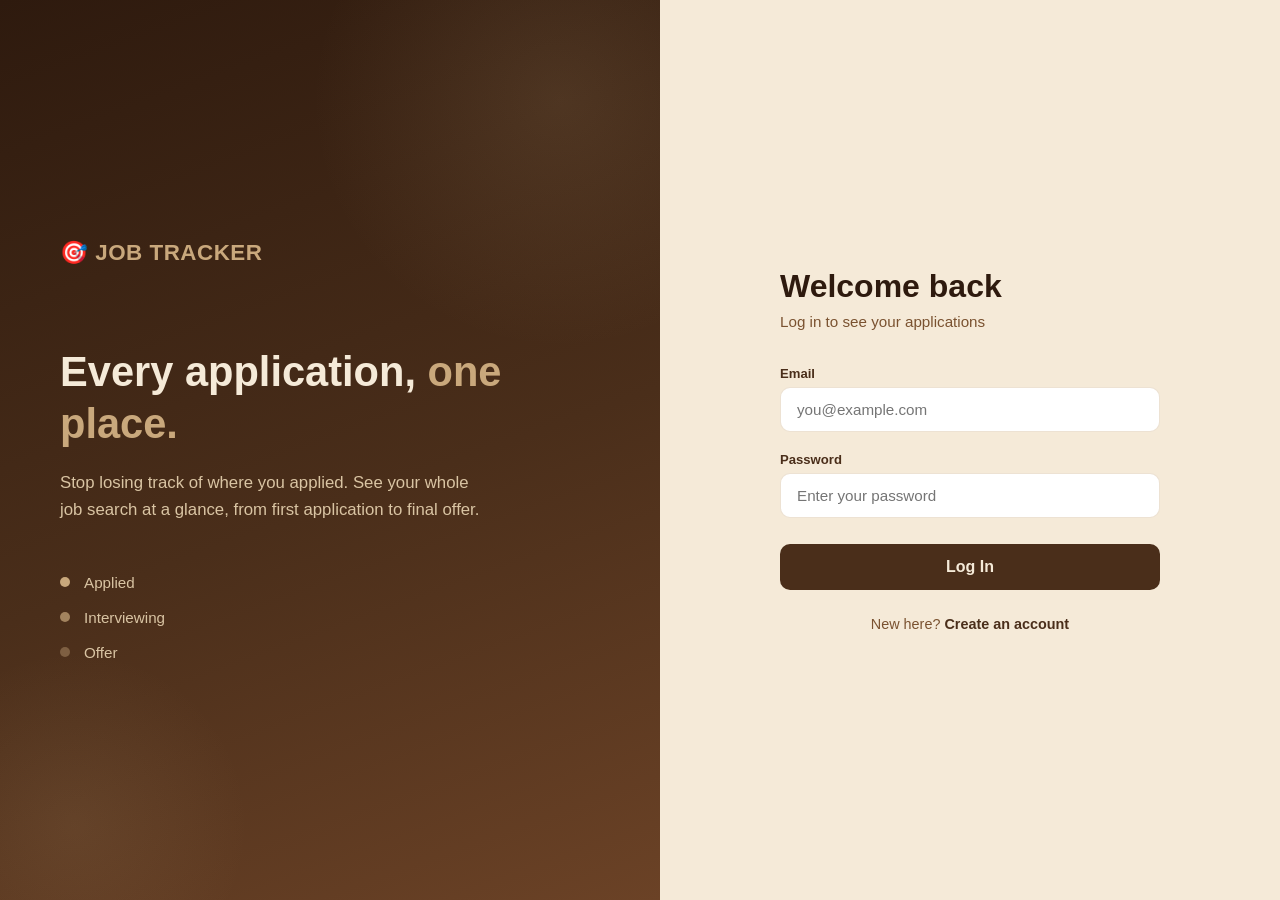
<file: frontend/index.html>
<!DOCTYPE html>
<html lang="en">
<head>
    <meta charset="UTF-8">
    <meta name="viewport" content="width=device-width, initial-scale=1.0">
    <title>Job Tracker</title>
    <link rel="stylesheet" href="style.css">
</head>
<body>

    <!-- NAVBAR -->
   <nav> 
      <h1>🎯 Job Tracker</h1>
      <div style="display:flex; gap:10px;">
        <button class="theme-toggle" onclick="toggleTheme()">☀️ Light Mode</button>
        <button class="theme-toggle" onclick="logout()">🚪 Logout</button>
      </div>
    </nav>

    <!-- DASHBOARD STATS -->
    <section class="dashboard">
        <div class="stat-card">
            <h3 id="total-count">0</h3>
            <p>Total Applied</p>
        </div>
        <div class="stat-card">
            <h3 id="interview-count">0</h3>
            <p>Interviews</p>
        </div>
        <div class="stat-card">
            <h3 id="offer-count">0</h3>
            <p>Offers</p>
        </div>
    </section>

    <!-- ADD JOB FORM -->
    <section class="add-job">
        <h2>Add New Application</h2>
        <div class="form-group">
            <input type="text" id="company" placeholder="Company Name" />
            <input type="text" id="role" placeholder="Role / Position" />
            <input type="date" id="date-applied" />
            <select id="status">
                <option value="Applied">Applied</option>
                <option value="Interview">Interview</option>
                <option value="Offer">Offer</option>
                <option value="Rejected">Rejected</option>
            </select>
            <input type="text" id="notes" placeholder="Notes (optional)" />
            <button onclick="addJob()">+ Add Job</button>
        </div>
    </section>

    <!-- JOB LIST -->
  <section class="job-list">
    <h2>My Applications</h2>
    <div class="filter-buttons">
        <button class="filter-btn active" onclick="filterJobs('All')">All</button>
        <button class="filter-btn" onclick="filterJobs('Applied')">Applied</button>
        <button class="filter-btn" onclick="filterJobs('Interview')">Interview</button>
        <button class="filter-btn" onclick="filterJobs('Offer')">Offer</button>
        <button class="filter-btn" onclick="filterJobs('Rejected')">Rejected</button>
    </div>
    <div id="jobs-container"></div>
  </section>
    <script src="script.js"></script>
</body>
</html>
</file>
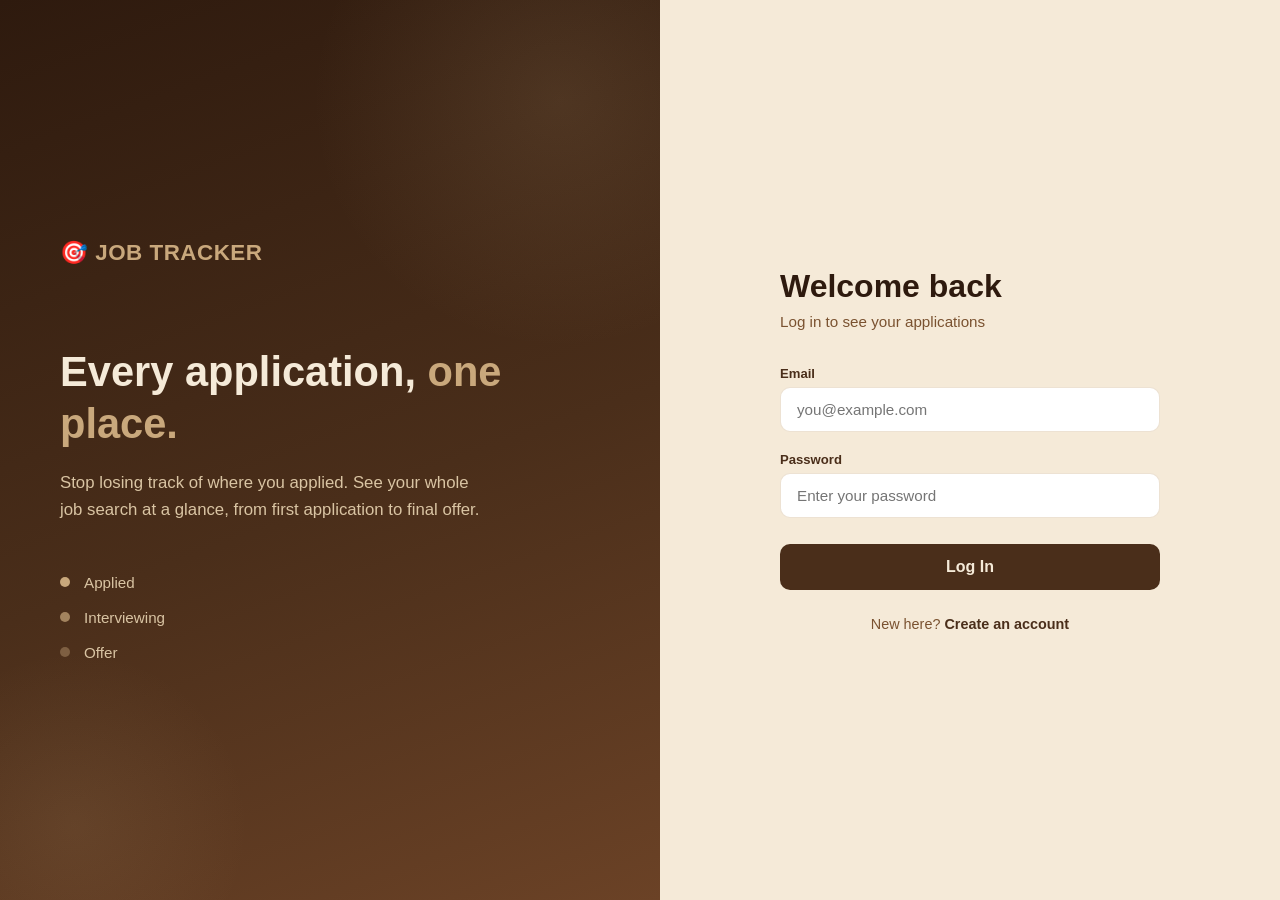
<file: frontend/login.html>
<!DOCTYPE html>
<html lang="en">
<head>
    <meta charset="UTF-8">
    <meta name="viewport" content="width=device-width, initial-scale=1.0">
    <title>Login - Job Tracker</title>
    <style>
        * { margin: 0; padding: 0; box-sizing: border-box; }

        body {
            font-family: 'Segoe UI', sans-serif;
            min-height: 100vh;
            display: flex;
        }

        /* LEFT PANEL */
        .brand-panel {
            flex: 1;
            background: linear-gradient(160deg, #2e1a0e 0%, #4a2e1a 55%, #6b4226 100%);
            color: #f5ead8;
            display: flex;
            flex-direction: column;
            justify-content: center;
            padding: 60px;
            position: relative;
            overflow: hidden;
        }

        .brand-panel::before {
            content: '';
            position: absolute;
            width: 500px;
            height: 500px;
            border-radius: 50%;
            background: radial-gradient(circle, #c9a87c22 0%, transparent 70%);
            top: -150px;
            right: -150px;
        }

        .brand-panel::after {
            content: '';
            position: absolute;
            width: 350px;
            height: 350px;
            border-radius: 50%;
            background: radial-gradient(circle, #c9a87c1a 0%, transparent 70%);
            bottom: -100px;
            left: -100px;
        }

        .brand-logo {
            font-size: 1.4rem;
            font-weight: 700;
            color: #c9a87c;
            letter-spacing: 0.5px;
            margin-bottom: 80px;
            z-index: 1;
        }

        .brand-headline {
            font-size: 2.6rem;
            font-weight: 700;
            line-height: 1.25;
            margin-bottom: 20px;
            z-index: 1;
            max-width: 480px;
        }

        .brand-headline span {
            color: #c9a87c;
        }

        .brand-sub {
            font-size: 1.05rem;
            color: #d9c4a3;
            max-width: 420px;
            line-height: 1.6;
            z-index: 1;
            margin-bottom: 50px;
        }

        .stage-track {
            display: flex;
            flex-direction: column;
            gap: 18px;
            z-index: 1;
        }

        .stage-item {
            display: flex;
            align-items: center;
            gap: 14px;
            color: #d9c4a3;
            font-size: 0.95rem;
        }

        .stage-dot {
            width: 10px;
            height: 10px;
            border-radius: 50%;
            background: #c9a87c;
            flex-shrink: 0;
        }

        .stage-item:nth-child(2) .stage-dot { opacity: 0.7; }
        .stage-item:nth-child(3) .stage-dot { opacity: 0.4; }

        /* RIGHT PANEL */
        .form-panel {
            flex: 1;
            background: #f5ead8;
            display: flex;
            align-items: center;
            justify-content: center;
            padding: 40px;
        }

        .form-wrap {
            width: 100%;
            max-width: 380px;
        }

        .form-wrap h1 {
            font-size: 2rem;
            color: #2e1a0e;
            margin-bottom: 8px;
            font-weight: 700;
        }

        .form-wrap p.sub {
            color: #7a5230;
            margin-bottom: 36px;
            font-size: 0.95rem;
        }

        .field-label {
            display: block;
            font-size: 0.82rem;
            font-weight: 600;
            color: #4a2e1a;
            margin-bottom: 6px;
        }

        .auth-input {
            width: 100%;
            background: #ffffff;
            border: 1.5px solid #c9a87c55;
            border-radius: 10px;
            padding: 13px 16px;
            color: #2e1a0e;
            font-size: 0.95rem;
            margin-bottom: 20px;
            outline: none;
            transition: border-color 0.2s, box-shadow 0.2s;
        }

        .auth-input:focus {
            border-color: #a07850;
            box-shadow: 0 0 0 3px #a0785022;
        }

        .auth-btn {
            width: 100%;
            background: #4a2e1a;
            color: #f5ead8;
            border: none;
            border-radius: 10px;
            padding: 14px;
            font-size: 1rem;
            font-weight: 600;
            cursor: pointer;
            transition: background 0.2s, transform 0.15s;
            margin-top: 6px;
        }

        .auth-btn:hover {
            background: #6b4226;
        }

        .auth-btn:active {
            transform: scale(0.98);
        }

        .auth-link {
            text-align: center;
            margin-top: 26px;
            color: #7a5230;
            font-size: 0.9rem;
        }

        .auth-link a {
            color: #4a2e1a;
            font-weight: 700;
            text-decoration: none;
        }

        .auth-link a:hover {
            text-decoration: underline;
        }

        .error-msg {
            background: #fbe4e2;
            color: #b3261e;
            border: 1px solid #e8a8a3;
            border-radius: 8px;
            padding: 11px 14px;
            font-size: 0.85rem;
            margin-bottom: 18px;
            display: none;
        }

        @media (max-width: 860px) {
            .brand-panel { display: none; }
        }
    </style>
</head>
<body>

    <div class="brand-panel">
        <div class="brand-logo">🎯 JOB TRACKER</div>
        <div class="brand-headline">Every application, <span>one place.</span></div>
        <p class="brand-sub">Stop losing track of where you applied. See your whole job search at a glance, from first application to final offer.</p>
        <div class="stage-track">
            <div class="stage-item"><span class="stage-dot"></span> Applied</div>
            <div class="stage-item"><span class="stage-dot"></span> Interviewing</div>
            <div class="stage-item"><span class="stage-dot"></span> Offer</div>
        </div>
    </div>

    <div class="form-panel">
        <div class="form-wrap">
            <h1>Welcome back</h1>
            <p class="sub">Log in to see your applications</p>

            <div class="error-msg" id="error-msg"></div>

            <label class="field-label">Email</label>
            <input type="email" class="auth-input" id="email" placeholder="you@example.com" />

            <label class="field-label">Password</label>
            <input type="password" class="auth-input" id="password" placeholder="Enter your password" />

            <button class="auth-btn" id="login-btn">Log In</button>

            <div class="auth-link">
                New here? <a href="signup.html">Create an account</a>
            </div>
        </div>
    </div>

    <script>
        const API_URL = 'https://job-tracker-backend-0mwn.onrender.com';

        if (localStorage.getItem('token')) {
            window.location.href = 'index.html';
        }

        document.getElementById('login-btn').addEventListener('click', async function() {
            const email = document.getElementById('email').value.trim();
            const password = document.getElementById('password').value.trim();

            if (!email || !password) {
                showError('Please enter email and password!');
                return;
            }

            try {
                const res = await fetch(`${API_URL}/login`, {
                    method: 'POST',
                    headers: { 'Content-Type': 'application/json' },
                    body: JSON.stringify({ email, password })
                });

                const data = await res.json();

                if (res.ok) {
                    localStorage.setItem('token', data.token);
                    localStorage.setItem('name', data.name);
                    window.location.href = 'index.html';
                } else {
                    showError(data.error);
                }
            } catch (err) {
                showError('Cannot connect to server. Is backend running?');
            }
        });

        function showError(msg) {
            const el = document.getElementById('error-msg');
            el.textContent = msg;
            el.style.display = 'block';
        }
    </script>
</body>
</html>
</file>
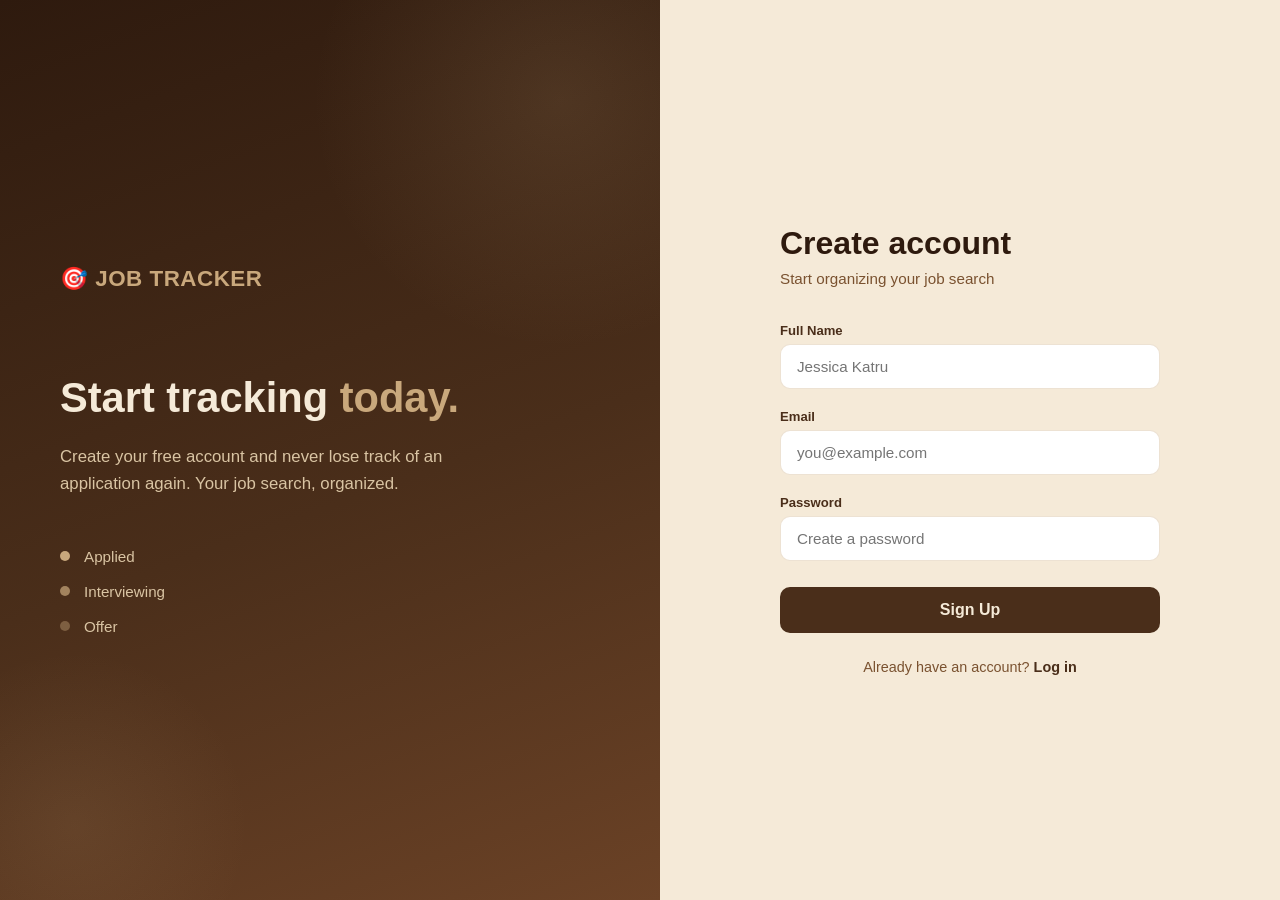
<file: frontend/signup.html>
<!DOCTYPE html>
<html lang="en">
<head>
    <meta charset="UTF-8">
    <meta name="viewport" content="width=device-width, initial-scale=1.0">
    <title>Sign Up - Job Tracker</title>
    <style>
        * { margin: 0; padding: 0; box-sizing: border-box; }

        body {
            font-family: 'Segoe UI', sans-serif;
            min-height: 100vh;
            display: flex;
        }

        .brand-panel {
            flex: 1;
            background: linear-gradient(160deg, #2e1a0e 0%, #4a2e1a 55%, #6b4226 100%);
            color: #f5ead8;
            display: flex;
            flex-direction: column;
            justify-content: center;
            padding: 60px;
            position: relative;
            overflow: hidden;
        }

        .brand-panel::before {
            content: '';
            position: absolute;
            width: 500px;
            height: 500px;
            border-radius: 50%;
            background: radial-gradient(circle, #c9a87c22 0%, transparent 70%);
            top: -150px;
            right: -150px;
        }

        .brand-panel::after {
            content: '';
            position: absolute;
            width: 350px;
            height: 350px;
            border-radius: 50%;
            background: radial-gradient(circle, #c9a87c1a 0%, transparent 70%);
            bottom: -100px;
            left: -100px;
        }

        .brand-logo {
            font-size: 1.4rem;
            font-weight: 700;
            color: #c9a87c;
            letter-spacing: 0.5px;
            margin-bottom: 80px;
            z-index: 1;
        }

        .brand-headline {
            font-size: 2.6rem;
            font-weight: 700;
            line-height: 1.25;
            margin-bottom: 20px;
            z-index: 1;
            max-width: 480px;
        }

        .brand-headline span {
            color: #c9a87c;
        }

        .brand-sub {
            font-size: 1.05rem;
            color: #d9c4a3;
            max-width: 420px;
            line-height: 1.6;
            z-index: 1;
            margin-bottom: 50px;
        }

        .stage-track {
            display: flex;
            flex-direction: column;
            gap: 18px;
            z-index: 1;
        }

        .stage-item {
            display: flex;
            align-items: center;
            gap: 14px;
            color: #d9c4a3;
            font-size: 0.95rem;
        }

        .stage-dot {
            width: 10px;
            height: 10px;
            border-radius: 50%;
            background: #c9a87c;
            flex-shrink: 0;
        }

        .stage-item:nth-child(2) .stage-dot { opacity: 0.7; }
        .stage-item:nth-child(3) .stage-dot { opacity: 0.4; }

        .form-panel {
            flex: 1;
            background: #f5ead8;
            display: flex;
            align-items: center;
            justify-content: center;
            padding: 40px;
        }

        .form-wrap {
            width: 100%;
            max-width: 380px;
        }

        .form-wrap h1 {
            font-size: 2rem;
            color: #2e1a0e;
            margin-bottom: 8px;
            font-weight: 700;
        }

        .form-wrap p.sub {
            color: #7a5230;
            margin-bottom: 36px;
            font-size: 0.95rem;
        }

        .field-label {
            display: block;
            font-size: 0.82rem;
            font-weight: 600;
            color: #4a2e1a;
            margin-bottom: 6px;
        }

        .auth-input {
            width: 100%;
            background: #ffffff;
            border: 1.5px solid #c9a87c55;
            border-radius: 10px;
            padding: 13px 16px;
            color: #2e1a0e;
            font-size: 0.95rem;
            margin-bottom: 20px;
            outline: none;
            transition: border-color 0.2s, box-shadow 0.2s;
        }

        .auth-input:focus {
            border-color: #a07850;
            box-shadow: 0 0 0 3px #a0785022;
        }

        .auth-btn {
            width: 100%;
            background: #4a2e1a;
            color: #f5ead8;
            border: none;
            border-radius: 10px;
            padding: 14px;
            font-size: 1rem;
            font-weight: 600;
            cursor: pointer;
            transition: background 0.2s, transform 0.15s;
            margin-top: 6px;
        }

        .auth-btn:hover {
            background: #6b4226;
        }

        .auth-btn:active {
            transform: scale(0.98);
        }

        .auth-link {
            text-align: center;
            margin-top: 26px;
            color: #7a5230;
            font-size: 0.9rem;
        }

        .auth-link a {
            color: #4a2e1a;
            font-weight: 700;
            text-decoration: none;
        }

        .auth-link a:hover {
            text-decoration: underline;
        }

        .error-msg {
            background: #fbe4e2;
            color: #b3261e;
            border: 1px solid #e8a8a3;
            border-radius: 8px;
            padding: 11px 14px;
            font-size: 0.85rem;
            margin-bottom: 18px;
            display: none;
        }

        .success-msg {
            background: #e3f2e1;
            color: #2e7d32;
            border: 1px solid #a5d6a7;
            border-radius: 8px;
            padding: 11px 14px;
            font-size: 0.85rem;
            margin-bottom: 18px;
            display: none;
        }

        @media (max-width: 860px) {
            .brand-panel { display: none; }
        }
    </style>
</head>
<body>

    <div class="brand-panel">
        <div class="brand-logo">🎯 JOB TRACKER</div>
        <div class="brand-headline">Start tracking <span>today.</span></div>
        <p class="brand-sub">Create your free account and never lose track of an application again. Your job search, organized.</p>
        <div class="stage-track">
            <div class="stage-item"><span class="stage-dot"></span> Applied</div>
            <div class="stage-item"><span class="stage-dot"></span> Interviewing</div>
            <div class="stage-item"><span class="stage-dot"></span> Offer</div>
        </div>
    </div>

    <div class="form-panel">
        <div class="form-wrap">
            <h1>Create account</h1>
            <p class="sub">Start organizing your job search</p>

            <div class="error-msg" id="error-msg"></div>
            <div class="success-msg" id="success-msg"></div>

            <label class="field-label">Full Name</label>
            <input type="text" class="auth-input" id="name" placeholder="Jessica Katru" />

            <label class="field-label">Email</label>
            <input type="email" class="auth-input" id="email" placeholder="you@example.com" />

            <label class="field-label">Password</label>
            <input type="password" class="auth-input" id="password" placeholder="Create a password" />

            <button class="auth-btn" id="signup-btn">Sign Up</button>

            <div class="auth-link">
                Already have an account? <a href="login.html">Log in</a>
            </div>
        </div>
    </div>

    <script>
        const API_URL = 'https://job-tracker-backend-0mwn.onrender.com';

        if (localStorage.getItem('token')) {
            window.location.href = 'index.html';
        }

        document.getElementById('signup-btn').addEventListener('click', async function() {
            const name = document.getElementById('name').value.trim();
            const email = document.getElementById('email').value.trim();
            const password = document.getElementById('password').value.trim();

            if (!name || !email || !password) {
                showError('Please fill in all fields!');
                return;
            }

            try {
                const res = await fetch(`${API_URL}/signup`, {
                    method: 'POST',
                    headers: { 'Content-Type': 'application/json' },
                    body: JSON.stringify({ name, email, password })
                });

                const data = await res.json();

                if (res.ok) {
                    showSuccess('Account created! Redirecting to login...');
                    setTimeout(() => {
                        window.location.href = 'login.html';
                    }, 1500);
                } else {
                    showError(data.error);
                }
            } catch (err) {
                showError('Cannot connect to server. Is backend running?');
            }
        });

        function showError(msg) {
            const el = document.getElementById('error-msg');
            el.textContent = msg;
            el.style.display = 'block';
            document.getElementById('success-msg').style.display = 'none';
        }

        function showSuccess(msg) {
            const el = document.getElementById('success-msg');
            el.textContent = msg;
            el.style.display = 'block';
            document.getElementById('error-msg').style.display = 'none';
        }
    </script>
</body>
</html>
</file>
<file: frontend/style.css>
* {
    margin: 0;
    padding: 0;
    box-sizing: border-box;
}

/* DARK MODE - Brown theme */
:root {
    --bg: #2e1a0e;
    --card: #4a2e1a;
    --accent: #c9a87c;
    --accent2: #a07850;
    --text: #f5ead8;
    --subtext: #c9a87c;
    --border: #c9a87c33;
}

/* LIGHT MODE - Beige theme */
:root.light {
    --bg: #f0e4d0;
    --card: #fdf5e8;
    --accent: #4a2e1a;
    --accent2: #7a5230;
    --text: #2e1a0e;
    --subtext: #6b4226;
    --border: #4a2e1a33;
}

body {
    font-family: 'Segoe UI', sans-serif;
    background: var(--bg);
    color: var(--text);
    min-height: 100vh;
    transition: all 0.3s ease;
}

/* NAVBAR */
nav {
    background: var(--card);
    padding: 16px 24px;
    border-bottom: 2px solid var(--accent);
    display: flex;
    justify-content: space-between;
    align-items: center;
}

nav h1 {
    font-size: 1.5rem;
    color: var(--accent);
}

.theme-toggle {
    background: var(--accent);
    color: var(--bg);
    border: none;
    border-radius: 20px;
    padding: 8px 16px;
    cursor: pointer;
    font-size: 0.85rem;
    font-weight: 600;
    transition: all 0.2s;
}

.theme-toggle:hover {
    background: var(--accent2);
    color: #ffffff;
    opacity: 1;
}

/* DASHBOARD */
.dashboard {
    display: flex;
    gap: 16px;
    padding: 24px;
    flex-wrap: wrap;
}

.stat-card {
    background: var(--card);
    border: 1px solid var(--border);
    border-radius: 12px;
    padding: 20px 32px;
    text-align: center;
    flex: 1;
    min-width: 120px;
    box-shadow: 0 2px 8px #0002;
}

.stat-card h3 {
    font-size: 2rem;
    color: var(--accent);
}

.stat-card p {
    font-size: 0.85rem;
    color: var(--subtext);
    margin-top: 4px;
}

/* ADD JOB FORM */
.add-job {
    background: var(--card);
    margin: 0 24px;
    padding: 24px;
    border-radius: 12px;
    border: 1px solid var(--border);
    box-shadow: 0 2px 8px #0002;
}

.add-job h2 {
    margin-bottom: 16px;
    color: var(--accent);
    font-size: 1.2rem;
}

.form-group {
    display: flex;
    flex-wrap: wrap;
    gap: 12px;
}

.form-group input,
.form-group select {
    background: var(--bg);
    border: 1px solid var(--border);
    border-radius: 8px;
    padding: 10px 14px;
    color: var(--text);
    font-size: 0.9rem;
    flex: 1;
    min-width: 180px;
    outline: none;
    transition: all 0.3s ease;
}

.form-group input::placeholder {
    color: var(--subtext);
    opacity: 0.7;
}

.form-group input:focus,
.form-group select:focus {
    border-color: var(--accent);
    box-shadow: 0 0 0 2px var(--accent)22;
}

.form-group select option {
    background: var(--card);
    color: var(--text);
}

.form-group button {
    background: var(--accent);
    color: var(--bg);
    border: none;
    border-radius: 8px;
    padding: 10px 24px;
    font-size: 0.95rem;
    font-weight: 600;
    cursor: pointer;
    transition: all 0.2s;
}

.form-group button:hover {
    background: var(--accent2);
    color: #ffffff;
    opacity: 1;
}

/* JOB LIST */
.job-list {
    margin: 24px;
}

.job-list h2 {
    margin-bottom: 16px;
    color: var(--accent);
    font-size: 1.2rem;
}

.job-card {
    background: var(--card);
    border: 1px solid var(--border);
    border-radius: 10px;
    padding: 16px 20px;
    margin-bottom: 12px;
    display: flex;
    justify-content: space-between;
    align-items: center;
    flex-wrap: wrap;
    gap: 10px;
    transition: all 0.3s ease;
    box-shadow: 0 2px 6px #0001;
}

.job-card:hover {
    border-color: var(--accent);
    box-shadow: 0 4px 12px #0003;
}

.job-info h3 {
    font-size: 1rem;
    color: var(--text);
    font-weight: 600;
}

.job-info p {
    font-size: 0.8rem;
    color: var(--subtext);
    margin-top: 4px;
}

/* STATUS BADGES */
.badge {
    padding: 4px 12px;
    border-radius: 20px;
    font-size: 0.78rem;
    font-weight: 600;
}

.badge.Applied   { background: #4a2e1a55; color: #c9a87c; border: 1px solid #c9a87c88; }
.badge.Interview { background: #3d2a0055; color: #e6b800; border: 1px solid #e6b80088; }
.badge.Offer     { background: #0f2a1455; color: #5cb85c; border: 1px solid #5cb85c88; }
.badge.Rejected  { background: #2a0f0f55; color: #d9534f; border: 1px solid #d9534f88; }

/* DELETE BUTTON */
.delete-btn {
    background: transparent;
    border: 1px solid #d9534f55;
    color: #d9534f;
    border-radius: 6px;
    padding: 6px 12px;
    cursor: pointer;
    font-size: 0.8rem;
    transition: all 0.2s;
}

.delete-btn:hover {
    background: #d9534f;
    color: #ffffff;
    opacity: 1;
}

/* FILTER BUTTONS */
.filter-buttons {
    display: flex;
    gap: 10px;
    flex-wrap: wrap;
    margin-bottom: 16px;
}

.filter-btn {
    background: var(--card);
    border: 1px solid var(--border);
    color: var(--subtext);
    border-radius: 20px;
    padding: 6px 18px;
    cursor: pointer;
    font-size: 0.85rem;
    font-weight: 600;
    transition: all 0.2s;
}

.filter-btn:hover {
    border-color: var(--accent);
    color: var(--accent);
    opacity: 1;
}

.filter-btn.active {
    background: var(--accent);
    color: var(--bg);
    border-color: var(--accent);
}

/* AUTH PAGES */
.auth-container {
    min-height: 100vh;
    display: flex;
    align-items: center;
    justify-content: center;
}

.auth-box {
    background: var(--card);
    border: 1px solid var(--border);
    border-radius: 16px;
    padding: 40px;
    width: 100%;
    max-width: 420px;
    box-shadow: 0 8px 32px #0003;
}

.auth-box h2 {
    color: var(--accent);
    margin-bottom: 8px;
    font-size: 1.8rem;
}

.auth-box p {
    color: var(--subtext);
    margin-bottom: 24px;
    font-size: 0.9rem;
}

.auth-input {
    width: 100%;
    background: var(--bg);
    border: 1px solid var(--border);
    border-radius: 8px;
    padding: 12px 16px;
    color: var(--text);
    font-size: 0.95rem;
    margin-bottom: 14px;
    outline: none;
    box-sizing: border-box;
    transition: all 0.2s;
}

.auth-input:focus {
    border-color: var(--accent);
}

.auth-btn {
    width: 100%;
    background: var(--accent);
    color: var(--bg);
    border: none;
    border-radius: 8px;
    padding: 12px;
    font-size: 1rem;
    font-weight: 600;
    cursor: pointer;
    transition: all 0.2s;
    margin-top: 6px;
}

.auth-btn:hover {
    background: #a07850;
    color: #ffffff;
    opacity: 1;
}

.auth-link {
    text-align: center;
    margin-top: 20px;
    color: var(--subtext);
    font-size: 0.88rem;
}

.auth-link a {
    color: var(--accent);
    text-decoration: none;
    font-weight: 600;
}

.error-msg {
    background: #2a0f0f;
    color: #ef5350;
    border: 1px solid #ef535055;
    border-radius: 8px;
    padding: 10px 14px;
    font-size: 0.85rem;
    margin-bottom: 14px;
    display: none;
}

.success-msg {
    background: #0f2a14;
    color: #66bb6a;
    border: 1px solid #66bb6a55;
    border-radius: 8px;
    padding: 10px 14px;
    font-size: 0.85rem;
    margin-bottom: 14px;
    display: none;
}
</file>
